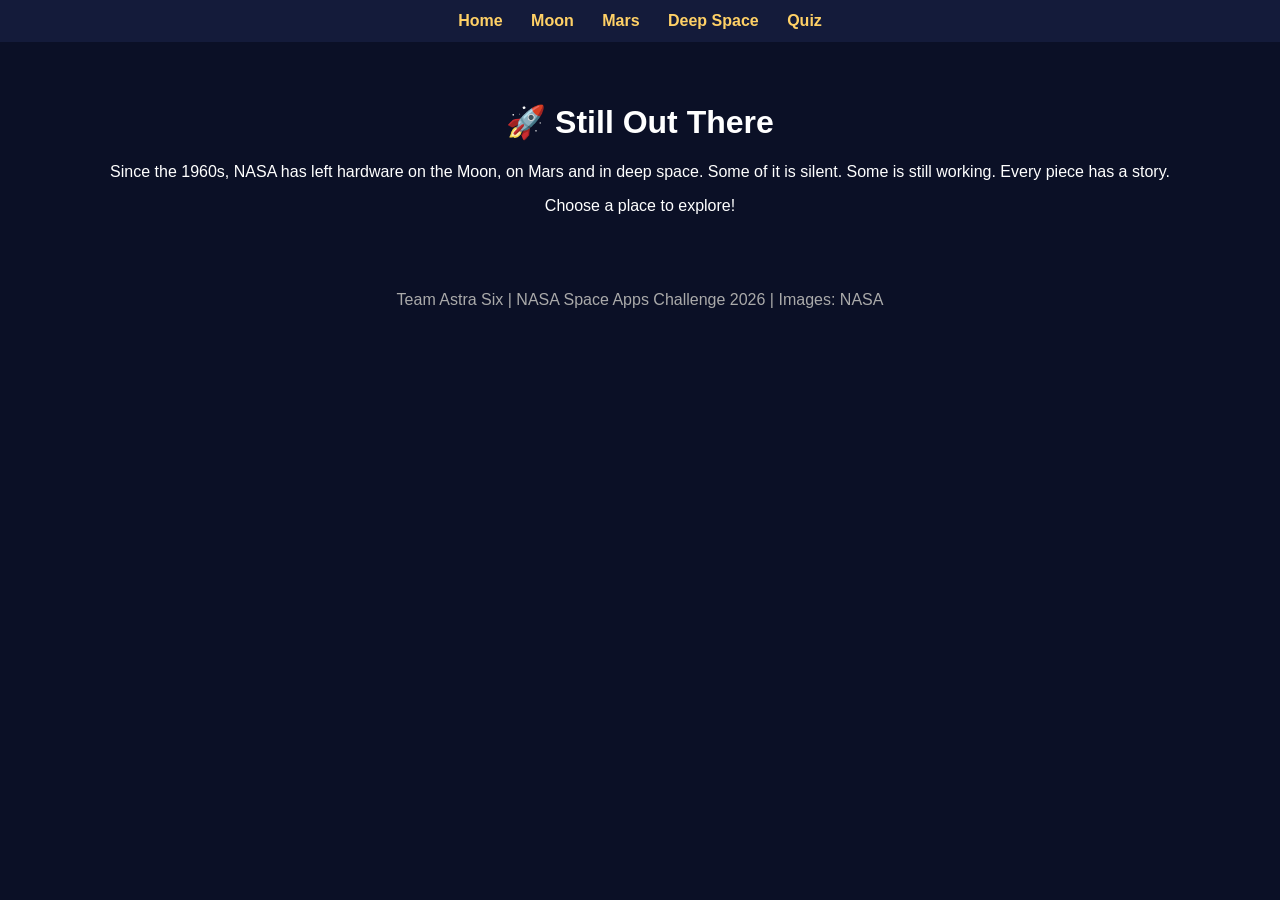
<file: index.html>
<!DOCTYPE html>
<html lang="en">
<head>
  <meta charset="UTF-8">
  <meta name="viewport" content="width=device-width, initial-scale=1">
  <title>Still Out There - Team Astra Six</title>
  <link rel="stylesheet" href="style.css">
</head>
<body>
  <nav>
    <a href="index.html">Home</a>
    <a href="moon.html">Moon</a>
    <a href="mars.html">Mars</a>
    <a href="deepspace.html">Deep Space</a>
    <a href="quiz.html">Quiz</a>
  </nav>
  <header>
    <h1>🚀 Still Out There</h1>
    <p>Since the 1960s, NASA has left hardware on the Moon, on Mars and in deep space.
       Some of it is silent. Some is still working. Every piece has a story.</p>
    <p>Choose a place to explore!</p>
  </header>
  <footer>Team Astra Six | NASA Space Apps Challenge 2026 | Images: NASA</footer>
</body>
</html>
</file>
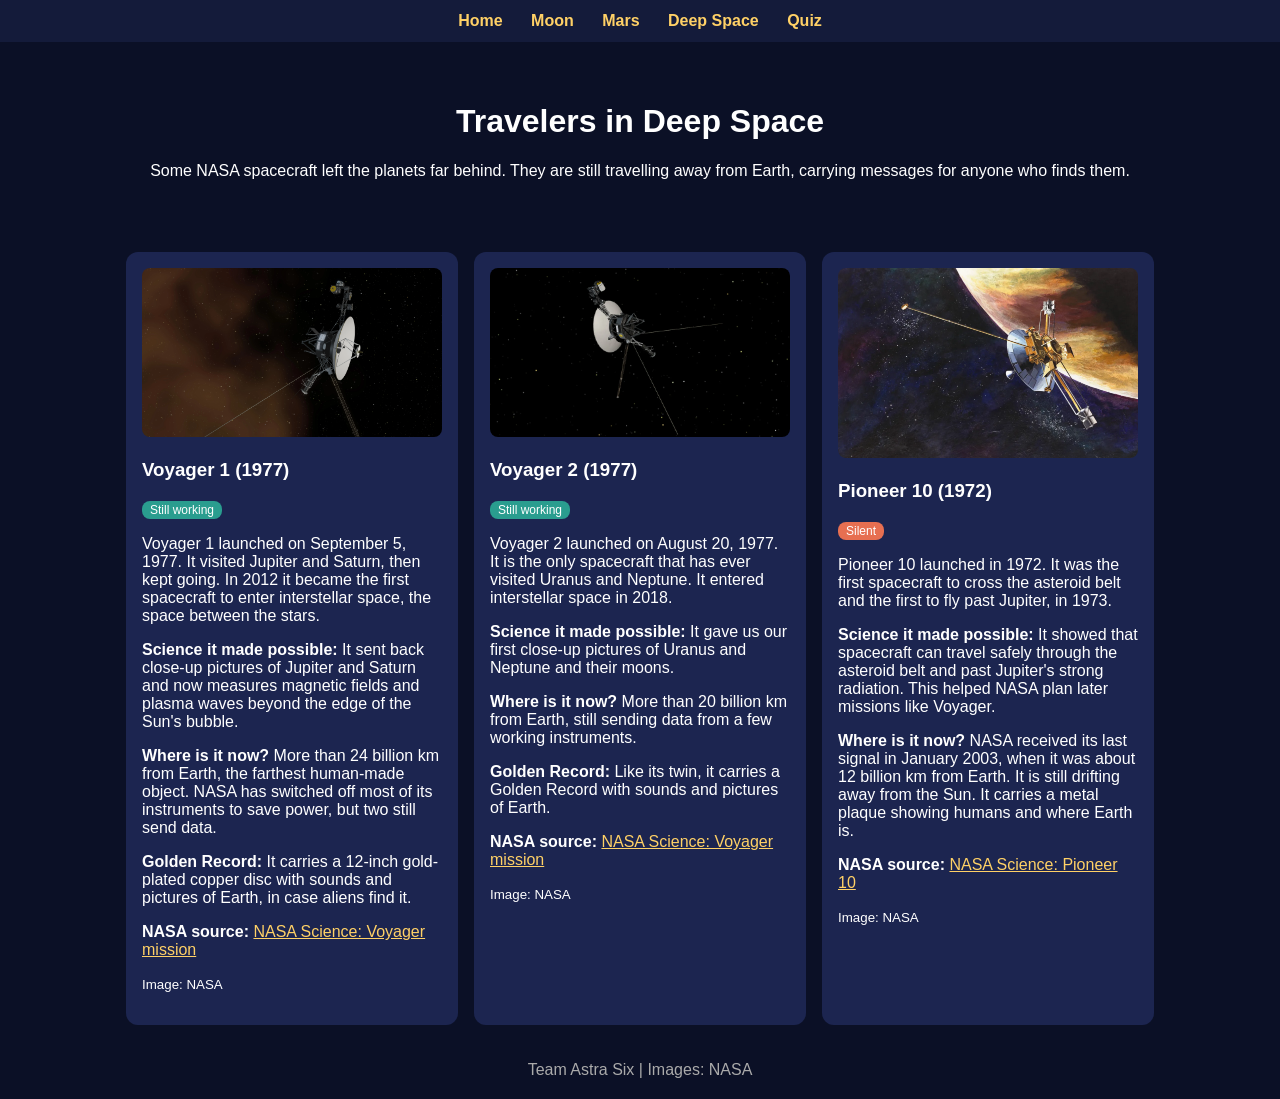
<file: deepspace.html>
<!doctype html>
<html lang="en">
  <head>
    <meta charset="UTF-8" />
    <meta name="viewport" content="width=device-width, initial-scale=1" />
    <title>Deep Space - Still Out There</title>
    <link rel="stylesheet" href="style.css" />
  </head>
  <body>
    <nav>
      <a href="index.html">Home</a> <a href="moon.html">Moon</a>
      <a href="mars.html">Mars</a> <a href="deepspace.html">Deep Space</a>
      <a href="quiz.html">Quiz</a>
    </nav>
    <header>
      <h1>Travelers in Deep Space</h1>
      <p>
        Some NASA spacecraft left the planets far behind. They are still
        travelling away from Earth, carrying messages for anyone who finds them.
      </p>
    </header>
    <div class="cards">
      <div class="card">
        <img src="images/voyager1.jpg" alt="Voyager 1 spacecraft" />
        <h3>Voyager 1 (1977)</h3>
        <span class="status active">Still working</span>
        <p>
          Voyager 1 launched on September 5, 1977. It visited Jupiter and
          Saturn, then kept going. In 2012 it became the first spacecraft to
          enter interstellar space, the space between the stars.
        </p>
        <p>
          <b>Science it made possible:</b> It sent back close-up pictures of
          Jupiter and Saturn and now measures magnetic fields and plasma waves
          beyond the edge of the Sun's bubble.
        </p>
        <p>
          <b>Where is it now?</b> More than 24 billion km from Earth, the
          farthest human-made object. NASA has switched off most of its
          instruments to save power, but two still send data.
        </p>
        <p>
          <b>Golden Record:</b> It carries a 12-inch gold-plated copper disc
          with sounds and pictures of Earth, in case aliens find it.
        </p>
        <p>
          <b>NASA source:</b>
          <a
            style="color: #ffd166"
            target="_blank"
            href="https://science.nasa.gov/mission/voyager/"
            >NASA Science: Voyager mission</a
          >
        </p>
        <p><small>Image: NASA</small></p>
      </div>
      <div class="card">
        <img src="images/voyager2.jpg" alt="Voyager 2 spacecraft" />
        <h3>Voyager 2 (1977)</h3>
        <span class="status active">Still working</span>
        <p>
          Voyager 2 launched on August 20, 1977. It is the only spacecraft that
          has ever visited Uranus and Neptune. It entered interstellar space in
          2018.
        </p>
        <p>
          <b>Science it made possible:</b> It gave us our first close-up
          pictures of Uranus and Neptune and their moons.
        </p>
        <p>
          <b>Where is it now?</b> More than 20 billion km from Earth, still
          sending data from a few working instruments.
        </p>
        <p>
          <b>Golden Record:</b> Like its twin, it carries a Golden Record with
          sounds and pictures of Earth.
        </p>
        <p>
          <b>NASA source:</b>
          <a
            style="color: #ffd166"
            target="_blank"
            href="https://science.nasa.gov/mission/voyager/"
            >NASA Science: Voyager mission</a
          >
        </p>
        <p><small>Image: NASA</small></p>
      </div>
      <div class="card">
        <img src="images/pioneer10.jpg" alt="Pioneer 10 spacecraft" />
        <h3>Pioneer 10 (1972)</h3>
        <span class="status silent">Silent</span>
        <p>
          Pioneer 10 launched in 1972. It was the first spacecraft to cross the
          asteroid belt and the first to fly past Jupiter, in 1973.
        </p>
        <p>
          <b>Science it made possible:</b> It showed that spacecraft can travel
          safely through the asteroid belt and past Jupiter's strong radiation.
          This helped NASA plan later missions like Voyager.
        </p>
        <p>
          <b>Where is it now?</b> NASA received its last signal in January 2003,
          when it was about 12 billion km from Earth. It is still drifting away
          from the Sun. It carries a metal plaque showing humans and where Earth
          is.
        </p>
        <p>
          <b>NASA source:</b>
          <a
            style="color: #ffd166"
            target="_blank"
            href="https://science.nasa.gov/mission/pioneer-10"
            >NASA Science: Pioneer 10</a
          >
        </p>
        <p><small>Image: NASA</small></p>
      </div>
    </div>
    <footer>Team Astra Six | Images: NASA</footer>
  </body>
</html>
</file>
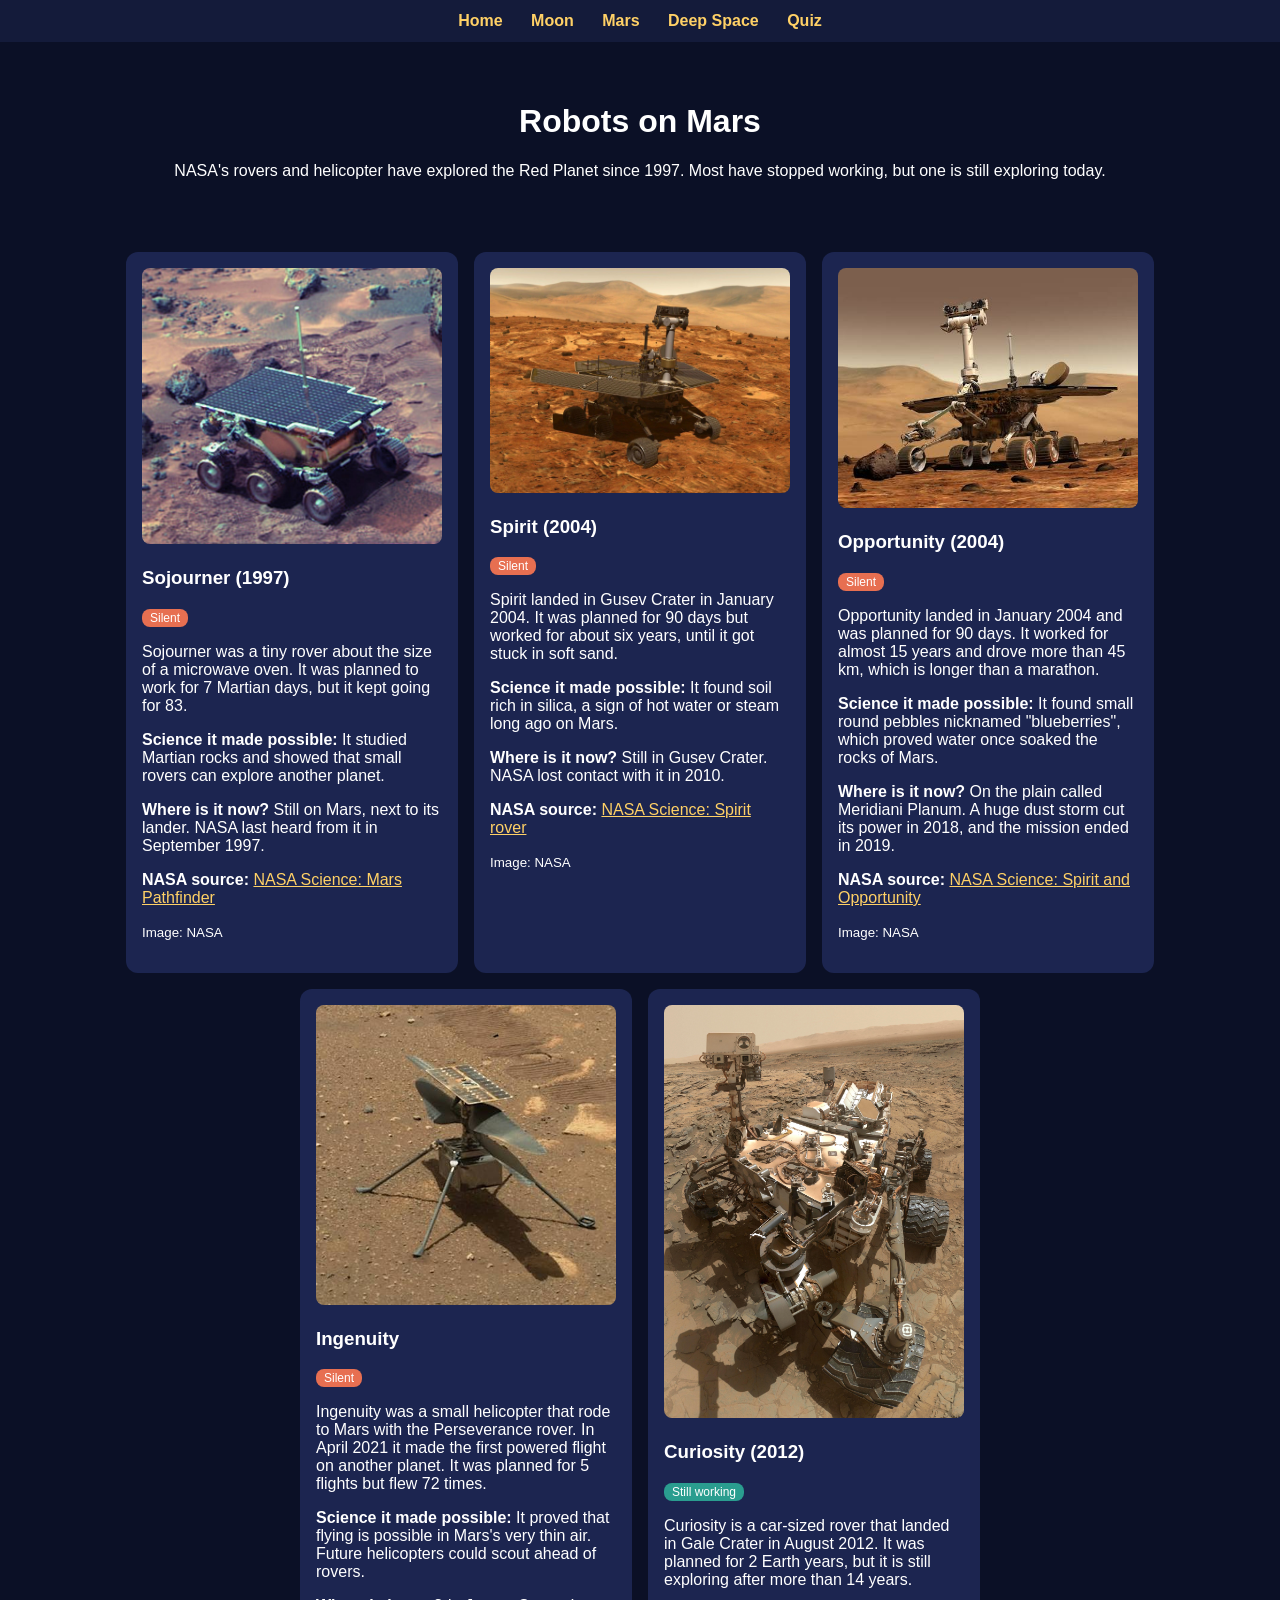
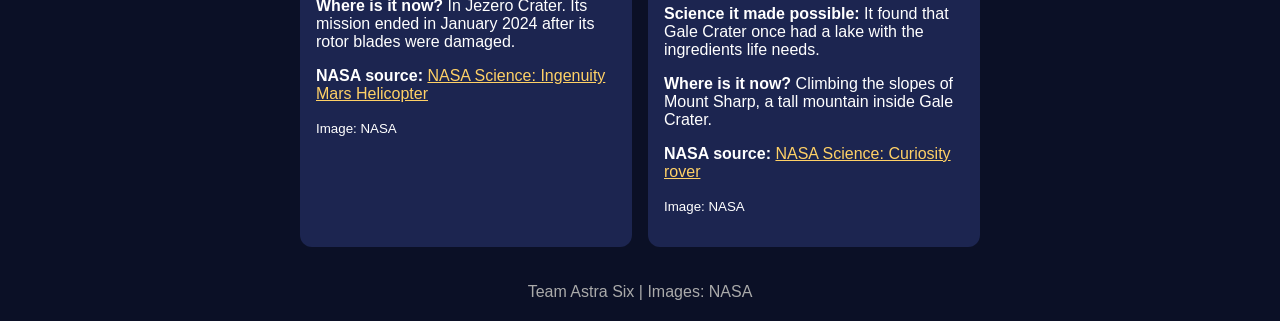
<file: mars.html>
<!DOCTYPE html>
<html lang="en">
<head>
<meta charset="UTF-8">
<meta name="viewport" content="width=device-width, initial-scale=1">
<title>Mars - Still Out There</title>
<link rel="stylesheet" href="style.css">
</head>
<body>
<nav>
<a href="index.html">Home</a>
<a href="moon.html">Moon</a>
<a href="mars.html">Mars</a>
<a href="deepspace.html">Deep Space</a>
<a href="quiz.html">Quiz</a>
</nav>
<header>
<h1>Robots on Mars</h1>
<p>NASA's rovers and helicopter have explored the Red Planet since 1997.
Most have stopped working, but one is still exploring today.</p>
</header>
<div class="cards">
<div class="card">
<img src="images/sojourner.jpg" alt="Sojourner rover on Mars">
<h3>Sojourner (1997)</h3>
<span class="status silent">Silent</span>
<p>Sojourner was a tiny rover about the size of a microwave oven. It was
planned to work for 7 Martian days, but it kept going for 83.</p>
<p><b>Science it made possible:</b> It studied Martian rocks and showed that
small rovers can explore another planet.</p>
<p><b>Where is it now?</b> Still on Mars, next to its lander. NASA last heard
from it in September 1997.</p>
<p><b>NASA source:</b>
<a style="color:#ffd166" target="_blank"
href="https://science.nasa.gov/mission/mars-pathfinder/"
>NASA Science: Mars Pathfinder</a></p>
<p><small>Image: NASA</small></p>
</div>
<div class="card">
<img src="images/spirit.jpg" alt="Spirit rover on Mars">
<h3>Spirit (2004)</h3>
<span class="status silent">Silent</span>
<p>Spirit landed in Gusev Crater in January 2004. It was planned for 90 days
but worked for about six years, until it got stuck in soft sand.</p>
<p><b>Science it made possible:</b> It found soil rich in silica, a sign of
hot water or steam long ago on Mars.</p>
<p><b>Where is it now?</b> Still in Gusev Crater. NASA lost contact with it
in 2010.</p>
<p><b>NASA source:</b>
<a style="color:#ffd166" target="_blank"
href="https://science.nasa.gov/mission/mer-spirit/"
>NASA Science: Spirit rover</a></p>
<p><small>Image: NASA</small></p>
</div>
<div class="card">
<img src="images/opportunity.jpg" alt="Opportunity rover on Mars">
<h3>Opportunity (2004)</h3>
<span class="status silent">Silent</span>
<p>Opportunity landed in January 2004 and was planned for 90 days. It worked
for almost 15 years and drove more than 45 km, which is longer than a
marathon.</p>
<p><b>Science it made possible:</b> It found small round pebbles nicknamed
"blueberries", which proved water once soaked the rocks of Mars.</p>
<p><b>Where is it now?</b> On the plain called Meridiani Planum. A huge dust
storm cut its power in 2018, and the mission ended in 2019.</p>
<p><b>NASA source:</b>
    <a style="color:#ffd166" target="_blank"
href="https://science.nasa.gov/mission/mars-exploration-rovers-spirit-and-opportunity/"
>NASA Science: Spirit and Opportunity</a></p>
<p><small>Image: NASA</small></p>
</div>
<div class="card">
<img src="images/ingenuity.jpg" alt="Ingenuity helicopter on Mars">
<h3>Ingenuity</h3>
<span class="status silent">Silent</span>
<p>Ingenuity was a small helicopter that rode to Mars with the Perseverance
rover. In April 2021 it made the first powered flight on another planet.
It was planned for 5 flights but flew 72 times.</p>
<p><b>Science it made possible:</b> It proved that flying is possible in
Mars's very thin air. Future helicopters could scout ahead of rovers.</p>
<p><b>Where is it now?</b> In Jezero Crater. Its mission ended in January 2024
after its rotor blades were damaged.</p>
<p><b>NASA source:</b>
<a style="color:#ffd166" target="_blank"
href="https://science.nasa.gov/mission/mars-2020-perseverance/ingenuity-mars-helicopter/"
>NASA Science: Ingenuity Mars Helicopter</a></p>
<p><small>Image: NASA</small></p>
</div>
<div class="card">
<img src="images/curiosity.jpg" alt="Curiosity rover on Mars">
<h3>Curiosity (2012)</h3>
<span class="status active">Still working</span>
<p>Curiosity is a car-sized rover that landed in Gale Crater in August 2012.
It was planned for 2 Earth years, but it is still exploring after more
than 14 years.</p>
<p><b>Science it made possible:</b> It found that Gale Crater once had a
lake with the ingredients life needs.</p>
<p><b>Where is it now?</b> Climbing the slopes of Mount Sharp, a tall
mountain inside Gale Crater.</p>
<p><b>NASA source:</b>
<a style="color:#ffd166" target="_blank"
href="https://science.nasa.gov/mission/msl-curiosity/"
>NASA Science: Curiosity rover</a></p>
<p><small>Image: NASA</small></p>
</div>
</div>
<footer>Team Astra Six | Images: NASA</footer>
</body>
</html>
</file>
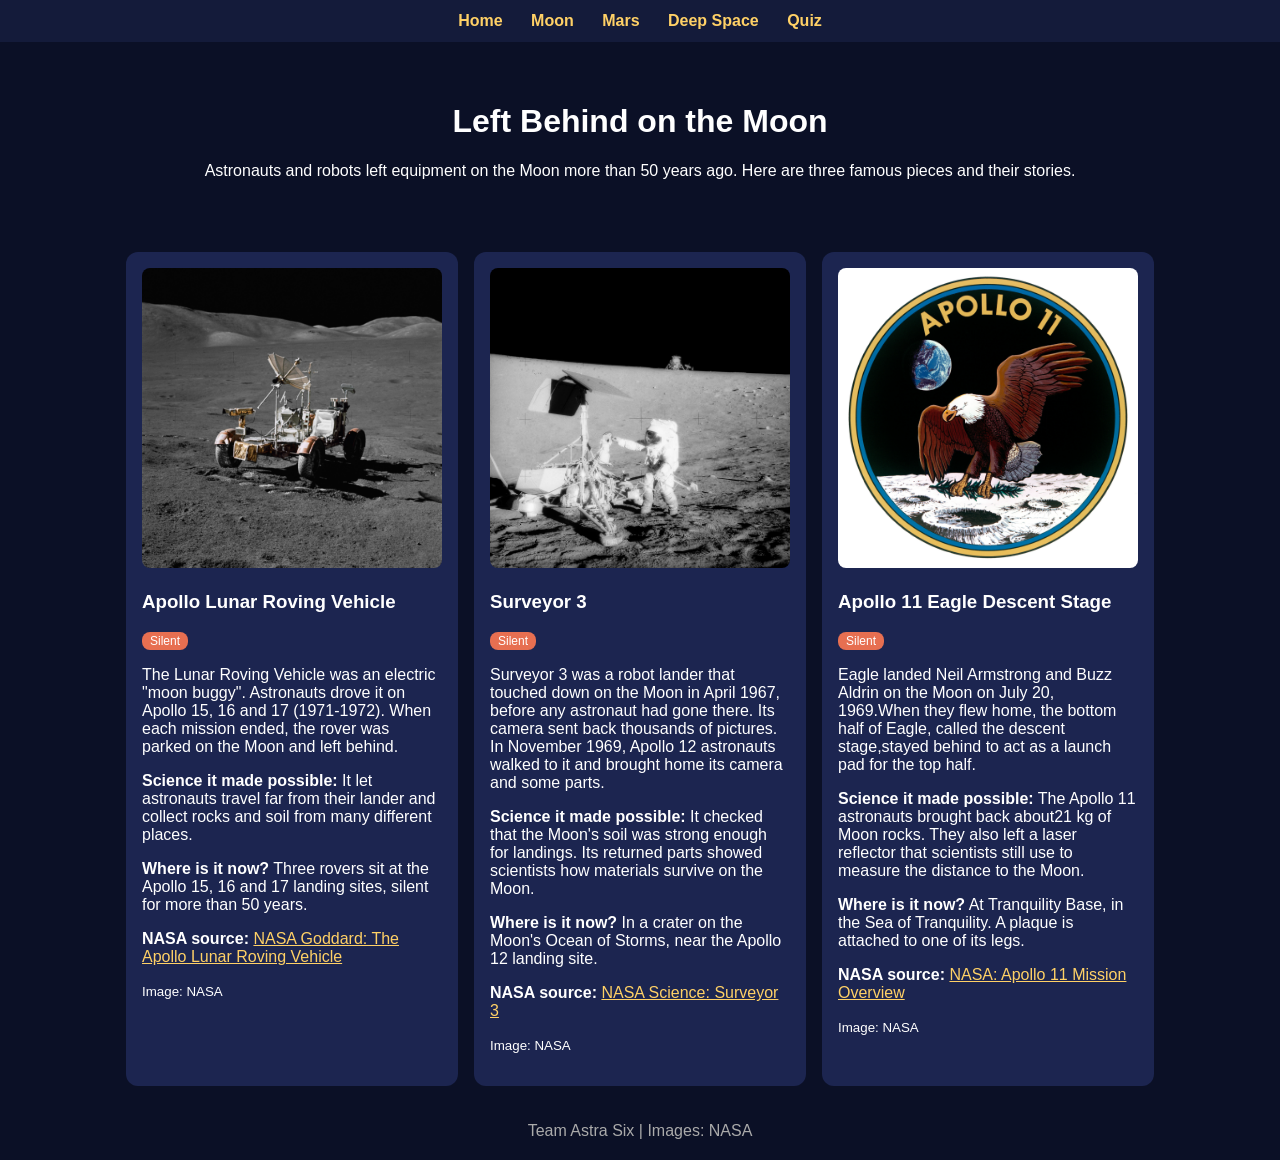
<file: moon.html>
<!DOCTYPE html> 
<html lang="en"> 
<head>
<meta charset="UTF-8">  
<meta name="viewport" content="width=device-width, initial-scale=1"> 
<title>The Moon - Still Out There</title> 
<link rel="stylesheet" href="style.css"> 
</head> 
<body>
<nav>
 <a href="index.html">Home</a>   
 <a href="moon.html">Moon</a>  
 <a href="mars.html">Mars</a>   
 <a href="deepspace.html">Deep Space</a> 
 <a href="quiz.html">Quiz</a> 
 </nav>
 <header>   
     <h1>Left Behind on the Moon</h1>   
     <p>Astronauts and robots left equipment on the Moon more than 50 years ago.     
        Here are three famous pieces and their stories.</p> 
</header>
<div class="cards">
 <div class="card">    
 <img src="images/lunar-rover.jpg" alt="Astronaut next to the Lunar Roving Vehicle on the Moon">    
 <h3>Apollo Lunar Roving Vehicle</h3>     
 <span class="status silent">Silent</span>     
 <p>The Lunar Roving Vehicle was an electric "moon buggy". Astronauts drove it  on Apollo 15, 16 and 17 (1971-1972). When each mission ended, the rover was parked on the Moon and left behind.</p>    
 <p><b>Science it made possible:</b> It let astronauts travel far from their lander and collect rocks and soil from many different places.</p>    
 <p><b>Where is it now?</b> Three rovers sit at the Apollo 15, 16 and 17 landing sites, silent for more than 50 years.</p>   
 <p><b>NASA source:</b>      
 <a style="color:#ffd166" target="_blank"      
 href="https://nssdc.gsfc.nasa.gov/planetary/lunar/apollo_lrv.html"     
 >NASA Goddard: The Apollo Lunar Roving Vehicle</a></p>   
 <p><small>Image: NASA</small></p>   
  </div>
  <div class="card">    
   <img src="images/surveyor3.jpg" alt="Surveyor 3 robot lander on the Moon">      
   <h3>Surveyor 3</h3>      <span class="status silent">Silent</span>      
   <p>Surveyor 3 was a robot lander that touched down on the Moon in April 1967, before any astronaut had gone there. Its camera sent back thousands of  pictures. In November 1969, Apollo 12 astronauts walked to it and brought  home its camera and some parts.</p>      
   <p><b>Science it made possible:</b> It checked that the Moon's soil was strong  enough for landings. Its returned parts showed scientists how materials survive on the Moon.</p>      
   <p><b>Where is it now?</b> In a crater on the Moon's Ocean of Storms, near the  Apollo 12 landing site.</p>      
   <p><b>NASA source:</b>         
   <a style="color:#ffd166" target="_blank"        
   href="https://science.nasa.gov/surveyor-3"         
   >NASA Science: Surveyor 3</a></p>      
   <p><small>Image: NASA</small></p>    
    </div>
    <div class="card">      
     <img src="images/eagle-descent-stage.jpg" alt="Apollo 11 Eagle lunar module on the Moon">      
     <h3>Apollo 11 Eagle Descent Stage</h3>     
     <span class="status silent">Silent</span>      
    <p>Eagle landed Neil Armstrong and Buzz Aldrin on the Moon on July 20, 1969.When they flew home, the bottom half of Eagle, called the descent stage,stayed behind to act as a launch pad for the top half.</p>      
    <p><b>Science it made possible:</b> The Apollo 11 astronauts brought back about21 kg of Moon rocks. They also left a laser reflector that scientists still use to measure the distance to the Moon.</p>     
    <p><b>Where is it now?</b> At Tranquility Base, in the Sea of Tranquility. A plaque is attached to one of its legs.</p>      
    <p><b>NASA source:</b>         
    <a style="color:#ffd166" target="_blank"        
     href="https://www.nasa.gov/missions/apollo-11-mission-overview/"         
     >NASA: Apollo 11 Mission Overview</a></p>      
    <p><small>Image: NASA</small></p>    
   </div>  
  </div>  
<footer>Team Astra Six | Images: NASA</footer> 
 </body> 
 </html>
</file>
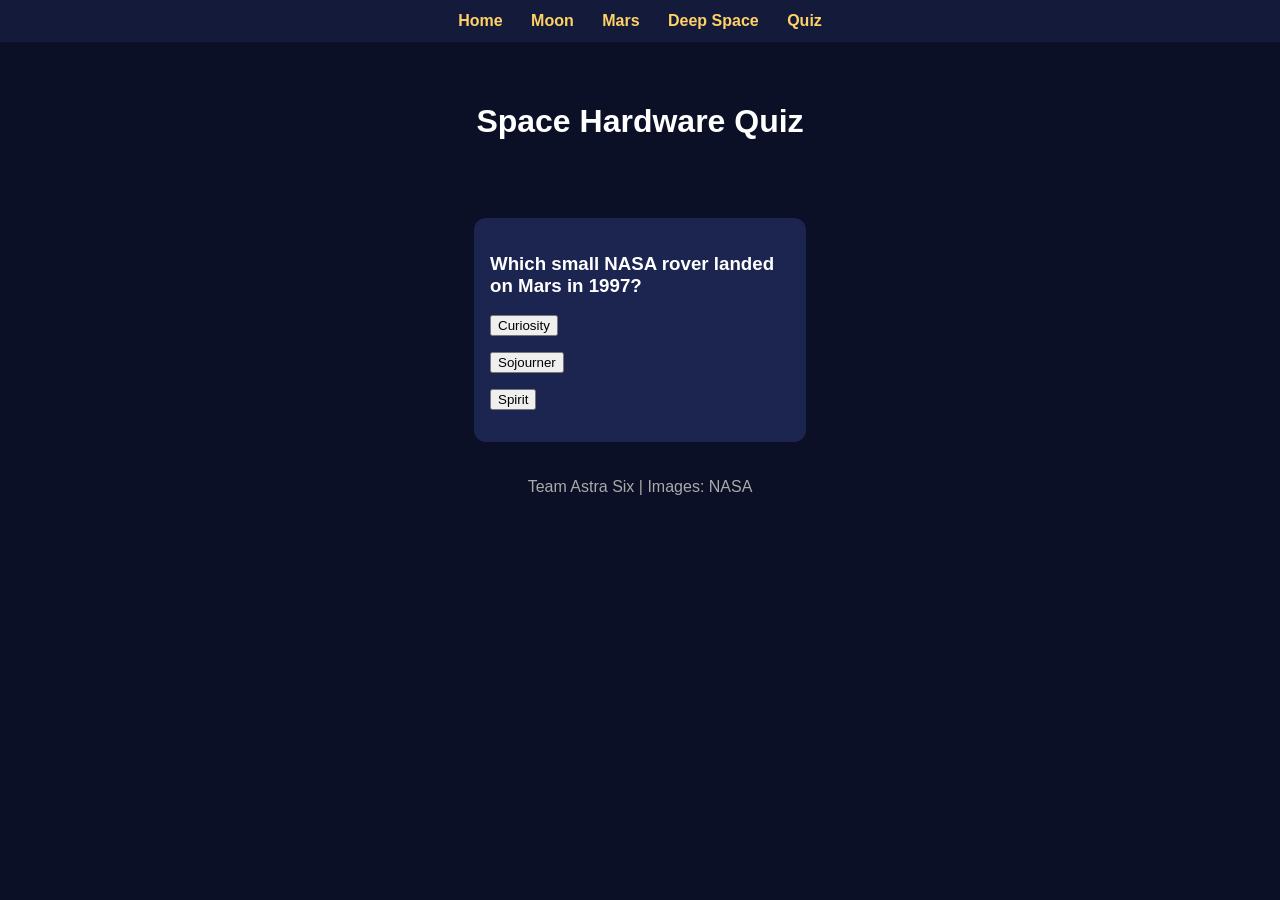
<file: quiz.html>
<!DOCTYPE html>
 <html lang="en">  
<head>
<meta charset="UTF-8">
<meta name="viewport" content="width=device-width, initial-scale=1">
<title>Quiz - Still Out There</title>
<link rel="stylesheet" href="style.css">
</head>
<body> 
<nav>
<a href="index.html">Home</a>
<a href="moon.html">Moon</a>    
<a href="mars.html">Mars</a>    
<a href="deepspace.html">Deep Space</a>    
<a href="quiz.html">Quiz</a>  
</nav>  
<header>
<h1>Space Hardware Quiz</h1>
</header>  
<div class="cards">
<div class="card" id="box"></div></div>
<footer>Team Astra Six | Images: NASA</footer>  
<script>  const q = [    
{t:"Which small NASA rover landed on Mars in 1997?",     
o:["Curiosity","Sojourner","Spirit"], a:1},    
{t:"Which helicopter flew on Mars?",     
o:["Ingenuity","Voyager","Surveyor"], a:0},    
{t:"Which spacecraft carries the Golden Record?",     
o:["Opportunity","Apollo 11","Voyager 1"], a:2},    
{t:"Which Apollo crew visited Surveyor 3 on the Moon?",     
o:["Apollo 11","Apollo 17","Apollo 12"], a:2},    
{t:"In which year did Pioneer 10 send its last signal?",     
o:["1997","2003","2019"], a:1}
];  
let i = 0, s = 0;  
function show() {    
const b = document.getElementById("box");    
if (i >= q.length) {      
b.innerHTML = "<h3>Your score: " + s + "/" + q.length + "</h3>" +        
"<p><button onclick='restart()'>Play again</button></p>";      
return;    
}    
b.innerHTML = "<h3>" + q[i].t + "</h3>" +      
q[i].o.map((x, k) =>        
"<p><button onclick='pick(" + k + ")'>" + x + "</button></p>").join("");  
}  
function pick(k) { if (k === q[i].a) s++; i++; show(); }  
function restart() { i = 0; s = 0; show(); }  
show();  
</script> 
</body> 
</html>
</file>
<file: style.css>
body{margin:0;font-family:Arial,sans-serif;background:#0b1026;color:#fff}
nav{background:#141b3a;padding:12px;text-align:center}
nav a{color:#ffd166;margin:0 12px;text-decoration:none;font-weight:bold}
header{text-align:center;padding:40px 16px}
.cards{display:flex;flex-wrap:wrap;gap:16px;padding:16px;justify-content:center}
.card{background:#1c2550;border-radius:12px;padding:16px;width:300px}
.card img{width:100%;border-radius:8px}
.status{display:inline-block;padding:2px 8px;border-radius:8px;font-size:12px}
.active{background:#2a9d8f}
.silent{background:#e76f51}
footer{text-align:center;padding:20px;color:#aaa}
</file>
